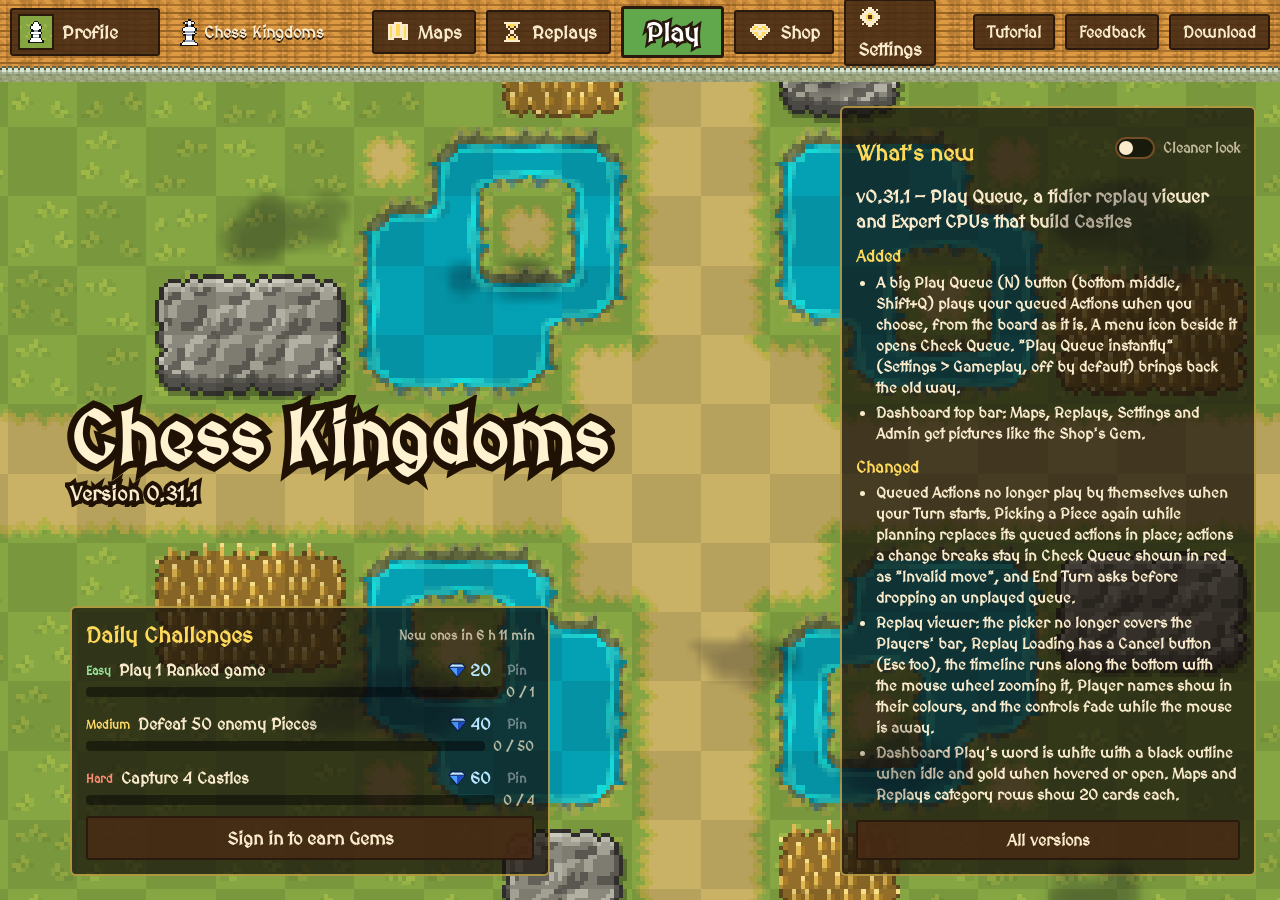
<file: index.html>
<!DOCTYPE html>
<html lang="en">
<head>
<meta charset="utf-8">
<meta name="viewport" content="width=device-width, initial-scale=1, viewport-fit=cover">
<!-- Every page address (/play, /changelog, …) loads this same page, so files load from the top. -->
<base href="/">
<title>Chess Kingdoms</title>
<!-- The accounts server the webpage's pages ask (web/shell/api.js); the tests point it at a pretend one. -->
<meta name="ck-api" content="https://api.chesskingdoms.net">
<meta name="description" content="Chess Kingdoms: a turn-based strategy game built on chess, with an economy, castles and upgrades. Play in your browser.">
<link rel="preconnect" href="https://fonts.googleapis.com">
<link rel="preconnect" href="https://fonts.gstatic.com" crossorigin>
<link rel="stylesheet" href="https://fonts.googleapis.com/css2?family=Alegreya+Sans:wght@400;500;700&display=swap">
<link rel="stylesheet" href="shell/shell.css">
<link id="-gd-engine-icon" rel="icon" type="image/png" href="index.icon.png" />
<link rel="apple-touch-icon" href="index.apple-touch-icon.png"/>
<script>(function(){var C=window.AudioContext||window.webkitAudioContext;if(!C)return;var a={ctxs:[],muted:false};window.ckAudio=a;var resume=C.prototype.resume;C.prototype.resume=function(){return a.muted?Promise.resolve():resume.apply(this,arguments)};function W(o){var c=o===undefined?new C():new C(o);a.ctxs.push(c);if(a.muted)c.suspend();return c}W.prototype=C.prototype;window.AudioContext=W;if(window.webkitAudioContext)window.webkitAudioContext=W;a.setMuted=function(m){a.muted=m;a.ctxs.forEach(function(c){if(m)c.suspend();else resume.call(c)})}})();</script>
</head>
<body class="look-game">
<!-- The game (Godot) draws here, hidden behind the webpage until it shows one of its pages. -->
<canvas id="canvas" tabindex="-1" aria-label="Chess Kingdoms">Your browser can't run the game.</canvas>

<!-- The webpage in front of the game: the web dashboard (.scratch/web-dashboard/). -->
<div id="web" class="web">
  <header class="top">
    <div class="bar">
      <button class="wbtn profile desk" data-go="profile" type="button">
        <span class="avatar"><img class="px" data-bar="picture" src="shell/art/default_picture.png" alt=""></span>
        <span class="pname" data-bar="name">Profile</span>
        <span class="badge" data-bar="unseen" hidden></span>
      </button>
      <a class="crest" href="/" data-go="home" aria-label="Chess Kingdoms: Home">
        <img class="px" src="shell/art/king_white.png" alt=""><span class="name">Chess Kingdoms</span>
      </a>
      <span class="spacer"></span>
      <button class="wbtn page desk" data-go="maps" type="button"><svg class="pg-ic" viewBox="0 0 12 12" aria-hidden="true" shape-rendering="crispEdges"><g class="ink"><rect x="1" y="2" width="3" height="8"/><rect x="4" y="1" width="4" height="8"/><rect x="8" y="2" width="3" height="8"/></g><g class="fill"><rect x="2" y="3" width="1" height="6"/><rect x="5" y="2" width="2" height="6"/><rect x="9" y="3" width="1" height="6"/></g></svg>Maps</button>
      <button class="wbtn page desk" data-go="replays" type="button"><svg class="pg-ic" viewBox="0 0 12 12" aria-hidden="true" shape-rendering="crispEdges"><g class="ink"><rect x="2" y="1" width="8" height="1"/><rect x="2" y="10" width="8" height="1"/><rect x="3" y="2" width="1" height="2"/><rect x="8" y="2" width="1" height="2"/><rect x="4" y="4" width="1" height="1"/><rect x="7" y="4" width="1" height="1"/><rect x="5" y="5" width="2" height="2"/><rect x="4" y="7" width="1" height="1"/><rect x="7" y="7" width="1" height="1"/><rect x="3" y="8" width="1" height="2"/><rect x="8" y="8" width="1" height="2"/></g><g class="fill"><rect x="4" y="2" width="4" height="1"/><rect x="5" y="3" width="2" height="1"/><rect x="4" y="9" width="4" height="1"/><rect x="5" y="8" width="2" height="1"/></g></svg>Replays</button>
      <button class="wbtn play desk" data-go="play" type="button">Play</button>
      <button class="wbtn page desk shop" data-go="shop" type="button"><svg class="pg-ic" viewBox="0 0 12 12" aria-hidden="true" shape-rendering="crispEdges"><g class="ink"><rect x="3" y="2" width="6" height="1"/><rect x="2" y="3" width="1" height="1"/><rect x="5" y="3" width="2" height="1"/><rect x="9" y="3" width="1" height="1"/><rect x="1" y="4" width="1" height="1"/><rect x="4" y="4" width="1" height="1"/><rect x="7" y="4" width="1" height="1"/><rect x="10" y="4" width="1" height="1"/><rect x="1" y="5" width="10" height="1"/><rect x="2" y="6" width="1" height="1"/><rect x="5" y="6" width="2" height="1"/><rect x="9" y="6" width="1" height="1"/><rect x="3" y="7" width="1" height="1"/><rect x="5" y="7" width="2" height="1"/><rect x="8" y="7" width="1" height="1"/><rect x="4" y="8" width="1" height="1"/><rect x="7" y="8" width="1" height="1"/><rect x="5" y="9" width="2" height="1"/></g><g class="fill"><rect x="3" y="3" width="2" height="1"/><rect x="7" y="3" width="2" height="1"/><rect x="2" y="4" width="2" height="1"/><rect x="5" y="4" width="2" height="1"/><rect x="8" y="4" width="2" height="1"/><rect x="3" y="6" width="2" height="1"/><rect x="7" y="6" width="2" height="1"/><rect x="4" y="7" width="1" height="1"/><rect x="7" y="7" width="1" height="1"/><rect x="5" y="8" width="2" height="1"/></g></svg>Shop</button>
      <button class="wbtn page desk settings" data-go="settings" type="button"><svg class="pg-ic" viewBox="0 0 12 12" aria-hidden="true" shape-rendering="crispEdges"><g class="ink"><rect x="5" y="1" width="2" height="1"/><rect x="2" y="2" width="1" height="1"/><rect x="4" y="2" width="4" height="1"/><rect x="9" y="2" width="1" height="1"/><rect x="3" y="3" width="6" height="1"/><rect x="2" y="4" width="3" height="1"/><rect x="7" y="4" width="3" height="1"/><rect x="1" y="5" width="3" height="1"/><rect x="8" y="5" width="3" height="1"/><rect x="1" y="6" width="3" height="1"/><rect x="8" y="6" width="3" height="1"/><rect x="2" y="7" width="3" height="1"/><rect x="7" y="7" width="3" height="1"/><rect x="3" y="8" width="6" height="1"/><rect x="2" y="9" width="1" height="1"/><rect x="4" y="9" width="4" height="1"/><rect x="9" y="9" width="1" height="1"/><rect x="5" y="10" width="2" height="1"/></g><g class="fill"><rect x="5" y="4" width="2" height="1"/><rect x="4" y="5" width="1" height="1"/><rect x="7" y="5" width="1" height="1"/><rect x="4" y="6" width="1" height="1"/><rect x="7" y="6" width="1" height="1"/><rect x="5" y="7" width="2" height="1"/></g></svg>Settings<span class="dot" data-bar="update" hidden></span></button>
      <button class="wbtn page desk" data-go="admin" data-bar="admin" type="button" hidden><svg class="pg-ic" viewBox="0 0 12 12" aria-hidden="true" shape-rendering="crispEdges"><g class="ink"><rect x="1" y="1" width="10" height="1"/><rect x="1" y="2" width="1" height="1"/><rect x="5" y="2" width="2" height="1"/><rect x="10" y="2" width="1" height="1"/><rect x="1" y="3" width="1" height="1"/><rect x="5" y="3" width="2" height="1"/><rect x="10" y="3" width="1" height="1"/><rect x="1" y="4" width="10" height="1"/><rect x="1" y="5" width="1" height="1"/><rect x="5" y="5" width="2" height="1"/><rect x="10" y="5" width="1" height="1"/><rect x="2" y="6" width="1" height="1"/><rect x="5" y="6" width="2" height="1"/><rect x="9" y="6" width="1" height="1"/><rect x="2" y="7" width="1" height="1"/><rect x="5" y="7" width="2" height="1"/><rect x="9" y="7" width="1" height="1"/><rect x="3" y="8" width="1" height="1"/><rect x="5" y="8" width="2" height="1"/><rect x="8" y="8" width="1" height="1"/><rect x="4" y="9" width="4" height="1"/><rect x="5" y="10" width="2" height="1"/></g><g class="fill"><rect x="2" y="2" width="3" height="1"/><rect x="7" y="2" width="3" height="1"/><rect x="2" y="3" width="3" height="1"/><rect x="7" y="3" width="3" height="1"/><rect x="2" y="5" width="3" height="1"/><rect x="7" y="5" width="3" height="1"/><rect x="3" y="6" width="2" height="1"/><rect x="7" y="6" width="2" height="1"/><rect x="3" y="7" width="2" height="1"/><rect x="7" y="7" width="2" height="1"/><rect x="4" y="8" width="1" height="1"/><rect x="7" y="8" width="1" height="1"/></g></svg>Admin</button>
      <span class="spacer desk"></span>
      <button class="wbtn small desk" data-go="tutorial" type="button">Tutorial</button>
      <button class="wbtn small desk" data-go="feedback" type="button">Feedback</button>
      <a class="wbtn small desk dl" href="https://github.com/theZamos/chess-kingdoms-releases/releases/latest/download/ChessKingdoms-windows.zip" download
        title="The Windows game as a .zip, from the latest release."><span class="long">Download Desktop Client</span><span class="short">Download</span></a>
      <button class="wbtn phone-only profile-phone" data-go="profile" type="button" aria-label="Your profile">
        <span class="avatar"><img class="px" data-bar="picture" src="shell/art/default_picture.png" alt=""></span>
        <span class="badge" data-bar="unseen" hidden></span>
      </button>
    </div>
    <div class="wall"></div>
  </header>

  <main id="main">
    <section class="view home" data-page="home" aria-label="Home">
      <div class="slides" aria-hidden="true"></div>
      <div class="title-box">
        <h1 class="big-title">Chess Kingdoms</h1>
        <div class="version" id="version"></div>
      </div>
      <div class="challenges-slot" id="challenges-slot"></div>
      <aside class="news" aria-labelledby="news-heading">
        <div class="news-head">
          <h2 id="news-heading">What's new</h2>
          <label class="switch" title="Switch between the game's look and a cleaner one (also in Settings > Graphics)">
            <input type="checkbox" id="look-switch" role="switch"><span class="track" aria-hidden="true"><span class="knob"></span></span><span class="switch-text">Cleaner look</span>
          </label>
        </div>
        <div class="scroll" id="news"><p class="muted">Loading the changelog…</p></div>
        <a class="wbtn" href="/changelog" data-go="changelog">All versions</a>
      </aside>
    </section>

    <!-- Maps (web/shell/pages/maps.js fills it). -->
    <section class="view maps-page" data-page="maps" aria-label="Maps" hidden></section>
    <!-- Replays (web/shell/pages/replays.js fills it). -->
    <section class="view replays-page" data-page="replays" aria-label="Replays" hidden></section>
    <!-- Your profile, another player's, and Clans (web/shell/pages/). -->
    <section class="view profile-view" data-page="profile" aria-label="Your profile" hidden></section>
    <section class="view player-view" data-page="player" aria-label="Player" hidden></section>
    <section class="view clans-view" data-page="clans" aria-label="Clans" hidden></section>
    <!-- The Shop and Customize (web/shell/pages/shop.js, customize.js). -->
    <section class="view shop-view" data-page="shop" aria-label="Shop" hidden></section>
    <section class="view customize-view" data-page="customize" aria-label="Customize" hidden></section>
    <!-- Play (and the lobby) and Admin, as the game draws them (pages/mirror.js). -->
    <section class="view play-view" data-page="play" aria-label="Play" hidden></section>
    <section class="view admin-view" data-page="admin" aria-label="Admin" hidden></section>

    <section class="view changelog" data-page="changelog" aria-label="Changelog" hidden>
      <div class="pad">
        <div class="head"><h1>Changelog</h1><a class="wbtn" href="/" data-go="home">Back</a></div>
        <div class="log">
          <nav class="versions" id="versions" aria-label="Versions"></nav>
          <article class="box notes" id="notes"></article>
        </div>
      </div>
    </section>
  </main>

  <nav class="tabs" aria-label="Pages">
    <div class="wall"></div>
    <div class="tabrow">
      <a class="tab" href="/" data-go="home"><span class="ic"><img class="px" src="shell/art/king_white.png" alt=""></span>Home</a>
      <button class="tab" data-go="maps" type="button"><span class="ic"><svg viewBox="0 0 12 12" aria-hidden="true" shape-rendering="crispEdges"><g class="ink"><rect x="1" y="2" width="3" height="8"/><rect x="4" y="1" width="4" height="8"/><rect x="8" y="2" width="3" height="8"/></g><g class="fill"><rect x="2" y="3" width="1" height="6"/><rect x="5" y="2" width="2" height="6"/><rect x="9" y="3" width="1" height="6"/></g></svg></span>Maps</button>
      <button class="tab play" data-go="play" type="button"><span class="ic"><img class="px" src="shell/art/knight_white.png" alt=""></span>Play</button>
      <button class="tab" data-go="replays" type="button"><span class="ic"><svg viewBox="0 0 12 12" aria-hidden="true" shape-rendering="crispEdges"><g class="ink"><rect x="2" y="1" width="8" height="1"/><rect x="2" y="10" width="8" height="1"/><rect x="3" y="2" width="1" height="2"/><rect x="8" y="2" width="1" height="2"/><rect x="4" y="4" width="1" height="1"/><rect x="7" y="4" width="1" height="1"/><rect x="5" y="5" width="2" height="2"/><rect x="4" y="7" width="1" height="1"/><rect x="7" y="7" width="1" height="1"/><rect x="3" y="8" width="1" height="2"/><rect x="8" y="8" width="1" height="2"/></g><g class="fill"><rect x="4" y="2" width="4" height="1"/><rect x="5" y="3" width="2" height="1"/><rect x="4" y="9" width="4" height="1"/><rect x="5" y="8" width="2" height="1"/></g></svg></span>Replays</button>
      <button class="tab" data-act="more" type="button" aria-haspopup="dialog" aria-controls="sheet"><span class="ic"><svg viewBox="0 0 12 12" aria-hidden="true" shape-rendering="crispEdges"><g class="ink"><rect x="1" y="2" width="10" height="2"/><rect x="1" y="5" width="10" height="2"/><rect x="1" y="8" width="10" height="2"/></g></svg></span>More<span class="dot" data-bar="update" hidden></span></button>
    </div>
  </nav>
  <div class="scrim" id="scrim"></div>
  <div class="sheet" id="sheet" role="dialog" aria-label="More" aria-hidden="true">
    <h3>More</h3>
    <button class="wbtn" data-go="shop" type="button">Shop</button>
    <button class="wbtn" data-go="settings" type="button">Settings<span class="dot" data-bar="update" hidden></span></button>
    <button class="wbtn" data-go="tutorial" type="button">Tutorial</button>
    <button class="wbtn" data-go="feedback" type="button">Feedback</button>
    <button class="wbtn" data-go="admin" data-bar="admin" type="button" hidden>Admin</button>
  </div>
</div>

<!-- A note for a few seconds (MainMenu.say()). -->
<div id="toast" class="toast" role="status" hidden></div>
<!-- Invites popping up (social.js). -->
<div id="invites" class="invites" aria-live="polite"></div>

<!-- Shown while a page of the game's waits for the game to finish loading. -->
<div id="wait" class="wait" role="status" hidden>
  <div class="inner">
    <div class="tagline" id="wait-tagline">Starting the game</div>
    <h2 id="wait-page"></h2>
    <div class="progress" aria-hidden="true"><i id="wait-bar"></i></div>
    <p id="wait-text"></p>
    <button class="wbtn" id="wait-back" type="button">Back</button>
  </div>
</div>

<script>
// Filled in by Godot's web export (html/custom_html_shell): the game's files and settings.
window.ckGodot = { config: {"args":[],"canvasResizePolicy":2,"emscriptenPoolSize":8,"ensureCrossOriginIsolationHeaders":true,"executable":"index","experimentalVK":true,"mainPack":"index-5b15ddb4.pck","fileSizes":{"index-5b15ddb4.pck":7246776,"index.wasm":39509339},"focusCanvas":true,"gdextensionLibs":[],"godotPoolSize":4}, threads: false };
</script>
<script src="index.js"></script>
<script type="module" src="shell/app.js"></script>
</body>
</html>
</file>
<file: shell/shell.css>
/* The web dashboard in the game's look (UiArt in game/ui_art.gd): a wooden bar
   with a castle wall, dark wood buttons lit gold, the green Play button and the
   MedievalSharp font. `body.look-clean` is the cleaner look (Settings > Graphics >
   Dashboard look; the game's own pages copy both looks: game/dashboard_look.gd).
   Phones (up to 760px wide) get the page buttons along the bottom, Play raised
   and square-cornered, as on the game's pages (.scratch/web-links/: play_shape). */
/* AP's blue circle (web/shell/ap.js): first in every stack, for that one character only. */
@font-face { font-family: "ApCircle"; src: url("art/ApCircle.ttf") format("truetype"); unicode-range: U+F8A0; font-display: block; }
@font-face { font-family: "MedievalSharp"; src: url("art/MedievalSharp.ttf") format("truetype"); font-display: swap; }

:root {
  --page: #1f1a16;
  --panel: rgba(41, 33, 26, .95);   /* UiArt.panel_style() */
  --panel-edge: #734d26;            /* UiArt.WOOD_EDGE */
  --btn: rgba(71, 43, 20, .88);     /* UiArt.button_styles() */
  --btn-on: rgba(52, 31, 14, .95);
  --ink: #291a0d;                   /* UiArt.INK */
  --gold: #ffd959;                  /* UiArt.GOLD */
  --cream: #faebcc;                 /* UiArt.CREAM */
  --muted: rgba(250, 235, 204, .72);
  --green: #61a84d;                 /* UiArt.PLAY_GREEN */
  --green-on: #4f8c3e;
  --dot: #f24033;                   /* UiArt.REPORT_RED */
  --outline: #1f1205;
  --display: "ApCircle", "MedievalSharp", "Palatino Linotype", Georgia, "Segoe UI Symbol", "Noto Sans Symbols 2", serif;
  --body: "ApCircle", "MedievalSharp", "Palatino Linotype", Georgia, "Segoe UI Symbol", "Noto Sans Symbols 2", serif;
  --long: var(--body);              /* long text: news, notes */
  --bar-h: 64px;
  --wall-h: 18px;
  color-scheme: dark;
}
* { box-sizing: border-box; }
html, body { height: 100%; margin: 0; }
body { background: var(--page); color: var(--cream); font-family: var(--body); font-weight: 700; font-size: 16px; overflow: hidden;
  -webkit-font-smoothing: antialiased; -webkit-tap-highlight-color: transparent; }
.px { image-rendering: pixelated; }
button, a.wbtn, a.tab, a.crest { font: inherit; color: inherit; cursor: pointer; text-decoration: none; }
button:focus-visible, a:focus-visible { outline: 2px solid var(--gold); outline-offset: 2px; }
[hidden] { display: none !important; }

/* ---------- the game, behind the webpage ---------- */
#canvas { position: fixed; inset: 0; width: 100%; height: 100%; display: block; visibility: hidden; outline: none; background: #000; }
body.in-game #canvas { visibility: visible; }
body.in-game .web { display: none; }

.web { position: fixed; inset: 0; display: flex; flex-direction: column; z-index: 1; background: var(--page); }

/* ---------- top bar ---------- */
.top { flex: none; position: relative; z-index: 5; padding-top: env(safe-area-inset-top, 0px); background: url("art/wood.png") 0 0 / 32px 32px repeat; }
.bar { height: var(--bar-h); background: url("art/wood.png") 0 0 / 32px 32px repeat; image-rendering: pixelated;
  display: flex; align-items: center; gap: 10px; padding: 6px max(10px, env(safe-area-inset-right, 0px)) 6px max(10px, env(safe-area-inset-left, 0px)); }
.wall { height: var(--wall-h); background: url("art/wall.png") 0 0 / 32px 18px repeat-x; image-rendering: pixelated; }
.spacer { flex: 1; }
.wbtn { background: var(--btn); border: 2px solid var(--ink); border-radius: 3px; color: var(--cream); padding: 4px 12px; font-size: 18px;
  min-height: 44px; display: inline-flex; align-items: center; justify-content: center; gap: 8px; white-space: nowrap; position: relative; flex: none; }
.wbtn:hover { border-color: var(--gold); filter: brightness(1.15); }
.wbtn.on { border-color: var(--gold); background: var(--btn-on); }
.wbtn.page { min-width: 110px; }
/* Play's word: white with a black outline, gold when hovered or open (DashboardLook.PLAY_TEXT; Zac's Nov 25 list). */
.wbtn.play { background: var(--green); color: #fff; -webkit-text-stroke: 5px var(--ink); paint-order: stroke fill; border-width: 3px; font-size: 26px;
  min-width: 150px; min-height: 52px; padding: 0 22px; }
.wbtn.play.on { background: var(--green-on); }
.wbtn.play:hover, .wbtn.play.on { color: var(--gold); }
/* The page buttons' pictures beside their names, as the Shop's Gem (UiArt.tab_icon(), DashboardBar.ICON_PAGES). */
.wbtn .pg-ic { width: 24px; height: 24px; flex: none; }
.wbtn .pg-ic .ink { fill: var(--cream); } .wbtn .pg-ic .fill { fill: var(--gold); }
.wbtn.small { font-size: 16px; min-height: 36px; }
.dl .short { display: none; }
.profile { min-width: 150px; justify-content: flex-start; padding-left: 6px; }
.avatar { width: 36px; height: 36px; border: 2px solid var(--ink); display: grid; place-items: center; flex: none; background: #000; overflow: hidden; }
.avatar img { width: 100%; height: 100%; }
.badge { position: absolute; top: -7px; left: -7px; background: var(--dot); color: #fff; border-radius: 9px; font-size: 12px; padding: 0 5px; line-height: 18px; font-family: system-ui, sans-serif; }
.dot { position: absolute; top: -5px; left: -5px; width: 12px; height: 12px; border-radius: 6px; background: var(--dot); }
.crest { background: none; border: 2px solid transparent; display: inline-flex; align-items: center; gap: 6px; font-size: 24px; color: var(--cream);
  padding: 2px 8px; min-height: 44px; border-radius: 3px; flex: none; white-space: nowrap; }
.crest:hover { border-color: var(--gold); }
.crest img { width: 18px; height: 27px; }
.crest .name { text-shadow: 0 2px 0 var(--ink); }
.phone-only, .tabs, .sheet, .scrim { display: none; }

/* Squeezed just enough for every button to fit, as DashboardBar.fit() does. */
.sq1 .wbtn.page, .sq1 .wbtn.play { min-width: 0; }
.sq2 .dl .long { display: none; } .sq2 .dl .short { display: inline; }
.sq3 .crest .name { display: none; }
.sq4 .profile .pname { display: none; } .sq4 .profile { min-width: 0; }
.sq5 .bar { gap: 5px; } .sq5 .wbtn { font-size: 15px; padding: 4px 7px; } .sq5 .wbtn.play { font-size: 22px; padding: 0 14px; } .sq5 .crest { font-size: 18px; }
.sq5 .shop .gem, .sq5 .wbtn .pg-ic { display: none; }
.sq6 .bar { gap: 2px; } .sq6 .wbtn { font-size: 13px; padding: 4px; } .sq6 .wbtn.play { font-size: 20px; padding: 0 8px; }

/* ---------- pages ---------- */
main { flex: 1; position: relative; overflow: hidden; }
.view { position: absolute; inset: 0; overflow-y: auto; overflow-x: hidden; }
/* Pages stretch with the window, as the bar does (and the game's own pages). */
.pad { padding: 24px max(24px, env(safe-area-inset-right, 0px)) 32px max(24px, env(safe-area-inset-left, 0px)); }
.muted { color: var(--muted); }
.head { display: flex; align-items: center; gap: 12px; flex-wrap: wrap; margin-bottom: 14px; }
.head h1 { font-family: var(--display); font-size: 28px; margin: 0; flex: 1; }
.box { background: var(--panel); border: 2px solid var(--panel-edge); border-radius: 4px; padding: 14px; min-width: 0; }

/* Home: a slideshow of maps behind the title and What's new (LandingPage). */
.home { overflow: hidden; }
.slides { position: absolute; inset: 0; overflow: hidden; background: #6f9a3a; }
.slide { position: absolute; inset: -15%; background-size: cover; background-position: center; opacity: 0; transition: opacity 1.2s;
  image-rendering: pixelated; will-change: transform, opacity; }
.slide.show { opacity: 1; }
.slide.pan { animation: pan 7.4s linear forwards; }
@keyframes pan { from { transform: translate(var(--from-x, -4%), var(--from-y, 0)); } to { transform: translate(var(--to-x, 4%), var(--to-y, 0)); } }
.title-box { position: absolute; left: 70px; top: 50%; transform: translateY(-90px); pointer-events: none; }
.big-title { font-family: var(--display); font-size: 72px; line-height: 1.05; color: #fff2d1; margin: 0;
  paint-order: stroke fill; -webkit-text-stroke: 14px var(--outline); }
.version { font-size: 20px; paint-order: stroke fill; -webkit-text-stroke: 8px var(--outline); margin-top: 4px; min-height: 1.2em; }
.news { position: absolute; top: 24px; bottom: 24px; right: 24px; width: 416px; background: rgba(20, 15, 10, .72); border: 2px solid rgba(255, 217, 89, .6);
  border-radius: 6px; padding: 14px; display: flex; flex-direction: column; gap: 8px; }
.news h2 { margin: 0; color: var(--gold); font-size: 24px; font-family: var(--display); }
.news-head { display: flex; align-items: center; gap: 10px; flex-wrap: wrap; }
.news-head h2 { flex: 1; }
/* The look switch on Home (Settings > Graphics > Dashboard look, which also restyles the game's pages: DashboardLook). */
.switch { display: inline-flex; align-items: center; gap: 8px; cursor: pointer; font-size: 14px; color: var(--muted); min-height: 32px; }
.switch input { position: absolute; opacity: 0; width: 1px; height: 1px; }
.switch .track { width: 40px; height: 22px; border-radius: 11px; background: rgba(0, 0, 0, .5); border: 2px solid var(--panel-edge); position: relative; flex: none; transition: background .15s; }
.switch .knob { position: absolute; top: 2px; left: 2px; width: 14px; height: 14px; border-radius: 50%; background: var(--cream); transition: transform .15s; }
.switch input:checked + .track { background: var(--green); border-color: var(--ink); }
.switch input:checked + .track .knob { transform: translateX(18px); }
.switch input:focus-visible + .track { outline: 2px solid var(--gold); outline-offset: 2px; }
.switch:hover .switch-text { color: var(--cream); }
.news .scroll { flex: 1; overflow-y: auto; font-family: var(--long); font-size: 15px; line-height: 1.4; padding-right: 4px; min-height: 0; }
.news .wbtn { align-self: stretch; font-size: 16px; min-height: 40px; }
.notes h3, .news h3 { font-size: 18px; margin: 2px 0 4px; color: var(--cream); }
.notes h4, .news h4 { font-size: 16px; margin: 12px 0 4px; color: var(--gold); }
.notes ul, .news ul { margin: 0; padding-left: 20px; }
/* A staff-only change (Developers and Moderators only; ChangelogWindow.to_bbcode). */
.staff-tag { color: var(--gold); font-weight: bold; margin-right: 4px; }
.notes li, .news li { margin: 4px 0; }
.notes p, .news p { margin: 4px 0; }
code { font-family: "ApCircle", ui-monospace, Consolas, monospace; font-size: .9em; background: rgba(0, 0, 0, .3); padding: 0 3px; border-radius: 2px; }

/* All versions (ChangelogWindow) */
.log { display: grid; grid-template-columns: 220px 1fr; gap: 16px; align-items: start; }
.versions { display: grid; gap: 4px; max-height: calc(100vh - 220px); overflow-y: auto; }
.versions button { text-align: left; justify-content: flex-start; min-height: 36px; font-size: 15px; }
.notes { font-family: var(--long); font-size: 16px; line-height: 1.45; max-width: 72ch; }

/* ---------- pages made in JavaScript (.scratch/html-menus/): Maps first ---------- */
.view h2 { font-family: var(--display); font-size: 22px; margin: 18px 0 8px; }
.head .wbtn.page-btn { min-width: 150px; min-height: 48px; font-size: 20px; }
.head .wbtn.page-btn.big { min-width: 170px; font-size: 24px; }
.flat { background: none; border: 0; color: var(--cream); font: inherit; font-size: 16px; padding: 4px 8px; cursor: pointer; min-height: 32px; }
.flat:hover { color: var(--gold); }
.fold { background: var(--btn); border: 2px solid var(--ink); color: var(--cream); border-radius: 3px; width: 32px; height: 32px; font: inherit;
  font-size: 20px; line-height: 1; cursor: pointer; flex: none; }
.fold:hover { border-color: var(--gold); }
.row-head { display: flex; align-items: center; gap: 8px; }
.row-head h2, .row-head h3 { flex: 1; margin: 0; }
.maps-row { margin-top: 14px; }
.maps-row .row-head { margin-bottom: 6px; }
.note-line { margin: 6px 0; }
.status { color: #ffbf66; margin: 6px 0; min-height: 1.2em; }
.row-line { display: flex; align-items: center; gap: 10px; flex-wrap: wrap; }

/* Cards (LibraryCard: 176 x 228): a picture, the name, a line under it, likes. */
.cards { display: flex; gap: 12px; overflow-x: auto; padding-bottom: 8px; scroll-snap-type: x proximity; }
.cards.grid { flex-wrap: wrap; overflow: visible; }
.card { flex: none; width: 176px; min-height: 228px; background: var(--panel); border: 2px solid var(--panel-edge); border-radius: 4px; padding: 8px;
  display: flex; flex-direction: column; gap: 4px; color: var(--cream); text-decoration: none; scroll-snap-align: start; font: inherit; text-align: left; cursor: pointer; }
.card:hover, .card:focus-visible { border-color: var(--gold); }
.card .pic { width: 156px; height: 156px; display: grid; place-items: center; background: rgba(0, 0, 0, .35); overflow: hidden; }
.card .pic img { max-width: 100%; max-height: 100%; width: 100%; height: 100%; object-fit: contain; }
.card .no-pic { width: 100%; height: 100%; }
.card .name { font-size: 16px; overflow: hidden; text-overflow: ellipsis; white-space: nowrap; }
.card .line, .card .votes { font-size: 13px; overflow: hidden; text-overflow: ellipsis; white-space: nowrap; }
.card.see-all { justify-content: center; align-items: center; font-size: 18px; }
.card .pic { position: relative; }
.card .warn { position: absolute; top: 4px; right: 4px; background: #e0a020; color: var(--ink); border-radius: 3px; padding: 0 5px; font-size: 14px; }
.replays .facts { white-space: pre-line; line-height: 1.5; }
.cards > .loading { flex: none; align-self: center; padding-right: 12px; }

/* The loading sign: parts of a page waiting for the game or the server. */
.loading { display: inline-flex; align-items: center; gap: 10px; color: var(--muted); padding: 10px 2px; font-size: 15px; }
.spin { width: 18px; height: 18px; border: 3px solid rgba(250, 235, 204, .25); border-top-color: var(--gold); border-radius: 50%; flex: none;
  animation: spin .9s linear infinite; }
@keyframes spin { to { transform: rotate(360deg); } }

/* See all: sorts and filters. */
.filters { display: flex; gap: 10px; flex-wrap: wrap; align-items: center; margin-bottom: 10px; }
select, input[type="text"], input[type="search"], input[type="password"], input[type="email"], textarea { font: inherit; font-weight: 400; font-family: var(--long); font-size: 16px; color: var(--cream);
  background: rgba(0, 0, 0, .35); border: 2px solid var(--panel-edge); border-radius: 3px; padding: 8px 10px; min-height: 44px; }
textarea { width: 100%; resize: vertical; min-height: 70px; }
select:focus-visible, input:focus-visible, textarea:focus-visible { outline: 2px solid var(--gold); outline-offset: 1px; }
.check { display: inline-flex; align-items: center; gap: 6px; cursor: pointer; min-height: 44px; }
.check input { width: 18px; height: 18px; accent-color: var(--green); }
.tag-box { margin-bottom: 12px; }
.tag-list { display: grid; gap: 2px; }
.tag-list .tag-head { margin: 6px 0 0; font-size: 13px; color: var(--gold); }
.tag-list .tag-group { display: flex; flex-wrap: wrap; column-gap: 16px; }
.tag-list .check { min-height: 32px; display: inline-flex; align-items: center; }
.tag .x { margin-left: auto; padding: 0 8px; }
.maps-all .head h1 { flex: 1; }

/* One map's page (MapDetail). */
.detail-row { display: flex; gap: 20px; align-items: flex-start; flex-wrap: wrap; }
.detail-pic { display: grid; gap: 8px; justify-items: center; width: min(440px, 100%); flex: none; }
.pan-zoom { width: 100%; aspect-ratio: 1; background: rgba(0, 0, 0, .35); border: 2px solid var(--panel-edge); overflow: hidden; position: relative;
  cursor: grab; touch-action: none; }
.pan-zoom:active { cursor: grabbing; }
.pan-zoom img { position: absolute; inset: 0; width: 100%; height: 100%; object-fit: contain; transform-origin: 0 0; user-select: none; pointer-events: none; }
.detail-info { flex: 1; min-width: 260px; display: grid; gap: 8px; align-content: start; }
.map-name { font-family: var(--display); font-size: 28px; margin: 0; overflow-wrap: anywhere; }
.name-line { display: flex; align-items: center; gap: 10px; }
.pencil { background: var(--btn); border: 2px solid var(--ink); color: var(--cream); border-radius: 3px; width: 36px; height: 36px; cursor: pointer; font-size: 18px; flex: none; }
.pencil:hover { border-color: var(--gold); }
.description { font-family: var(--long); margin: 0; line-height: 1.4; white-space: pre-wrap; overflow-wrap: anywhere; }
.fields { display: grid; gap: 8px; }
.creator { color: var(--gold); text-decoration: none; justify-self: start; }
.creator:hover { text-decoration: underline; }
.facts { margin: 0; }
.votes-row, .actions { display: flex; gap: 8px; flex-wrap: wrap; align-items: center; }
.wbtn.toggle.on { border-color: var(--gold); background: var(--btn-on); color: var(--gold); }
.wbtn:disabled { opacity: .5; cursor: default; filter: none; border-color: var(--ink); }
.wbtn.tiny { font-size: 13px; min-height: 28px; padding: 2px 8px; }
.flag { background: none; border: 0; width: 32px; height: 32px; display: grid; place-items: center; cursor: pointer; padding: 0; }
.flag svg { width: 18px; height: 22px; fill: rgba(250, 235, 204, .65); }
.flag:hover svg { fill: var(--dot); }
.replay-rows { display: grid; gap: 6px; }
.replay-line { display: flex; align-items: center; gap: 12px; }
.replay-line span { flex: 1; overflow-wrap: anywhere; }
.comments { margin-top: 8px; display: grid; gap: 8px; max-width: 820px; }
.comment-list { display: grid; gap: 6px; }
.comment { padding: 6px 8px; border: 2px solid transparent; border-radius: 3px; }
.comment.lit { background: rgba(89, 69, 20, .6); border-color: var(--gold); }
.comment-top { display: flex; align-items: center; gap: 8px; }
.comment-top .when { flex: 1; font-size: 14px; }
.comment .who { color: var(--gold); text-decoration: none; }
.comment .who:hover { text-decoration: underline; }
.comment .text { margin: 2px 0 0; font-family: var(--long); line-height: 1.4; white-space: pre-wrap; overflow-wrap: anywhere; }

/* Pop-up windows: "Are you sure?" and Report. */
.pop-back { position: fixed; inset: 0; z-index: 20; background: rgba(0, 0, 0, .55); display: grid; place-items: center; padding: 16px; }
.pop { width: min(440px, 100%); display: grid; gap: 10px; }
.pop h3 { margin: 0; color: var(--gold); font-size: 20px; }
.pop p { margin: 0; line-height: 1.4; }
.pop-body { display: grid; gap: 12px; }
.pop-buttons { display: flex; gap: 10px; justify-content: flex-end; flex-wrap: wrap; }

/* A note for a few seconds (MainMenu.say()). */
.toast { position: fixed; left: 50%; bottom: 24px; transform: translateX(-50%); z-index: 15; max-width: min(640px, calc(100vw - 32px)); text-align: center;
  color: #ffbf66; background: rgba(13, 11, 9, .9); border: 2px solid var(--panel-edge); border-radius: 4px; padding: 10px 16px; }

/* ---------- players (people.js): dots, tags, cards, rows ---------- */
.small { font-size: 13px; }
.pre { white-space: pre-line; }
.pic-img { image-rendering: pixelated; background: #000; border: 2px solid var(--ink); flex: none; }
.pic-blank { display: inline-block; width: 80px; height: 80px; flex: none; }
.pic-blank.big { width: 128px; height: 128px; }
.status-dot { display: inline-block; width: 12px; height: 12px; border-radius: 50%; flex: none; background: #8c8c8c; }
.status-dot.s-online, .status-dot.s-lobby, .status-dot.s-map_maker, .status-dot.s-replay { background: #4d99ff; }
.status-dot.s-match { background: #4dd959; }
.tag-row { display: inline-flex; gap: 3px; align-items: center; }
.clan-tag { color: #e6c350; }
.clan-badge, .elo-link, .who, .creator { color: var(--gold); text-decoration: none; }
.clan-badge { display: inline-flex; align-items: center; gap: 4px; }
.clan-badge:hover, .elo-link:hover, .who:hover { text-decoration: underline; }
.banned { color: #ff4d40; background: none; border: 0; font: inherit; padding: 0; }
.banned.link { cursor: pointer; text-decoration: underline dotted; }
.name-row { display: flex; align-items: center; gap: 6px; flex-wrap: wrap; }
.name-row.big h1 { margin: 0; }
.person { display: flex; align-items: center; gap: 8px; padding: 4px 0; }
.person-names { flex: 1; min-width: 0; display: grid; gap: 2px; }
.person-buttons { display: flex; gap: 6px; flex-wrap: wrap; justify-content: flex-end; }
.player-card { position: fixed; z-index: 18; width: min(320px, calc(100vw - 16px)); display: grid; gap: 8px; box-shadow: 0 8px 24px rgba(0, 0, 0, .5); }
.card-top { display: flex; gap: 12px; }
.card-info { display: grid; gap: 4px; align-content: start; min-width: 0; }
.card-name { font-size: 22px; }
.wbtn.danger { color: #ff8c80; }
.field-row { display: flex; align-items: center; gap: 10px; justify-content: space-between; }
input.short { width: 90px; }
.checks { display: flex; gap: 12px; flex-wrap: wrap; }

/* Your profile (pages/profile.js) and another player's (pages/player.js). */
.profile-columns { display: flex; gap: 30px; flex-wrap: wrap; align-items: flex-start; }
.profile-main { flex: 1 1 480px; display: grid; gap: 10px; min-width: 0; }
.profile-tabs { flex: 1 1 520px; min-width: 0; }
.profile-top, .player-head { display: flex; gap: 20px; align-items: flex-start; }
.profile-pic, .player-head > .pic-img { width: 128px; height: 128px; }
.player-info > .wbtn, .profile-info > .wbtn { justify-self: start; }
.profile-info, .player-info { display: grid; gap: 8px; min-width: 0; }
.profile-name { font-family: var(--display); font-size: 26px; }
.status-wrap { display: inline-flex; align-items: center; gap: 4px; }
.status-pick { min-height: 32px; padding: 2px 6px; font-size: 13px; }
.edit-box { display: grid; gap: 10px; }
.edit-grid { display: grid; grid-template-columns: auto 1fr; gap: 8px 12px; align-items: center; }
.account-panel { display: grid; gap: 8px; max-width: 460px; }
.account-panel h2 { margin: 0; font-size: 20px; }
.account-form { display: grid; gap: 8px; }
.account-form a { color: var(--gold); justify-self: start; }
.tab-buttons { display: flex; gap: 4px; flex-wrap: wrap; }
.tab-buttons .wbtn { font-size: 15px; min-height: 38px; }
.tab-body { min-height: 300px; margin-top: 6px; }
.friends-list { display: grid; gap: 4px; }
.friends-list .section { margin: 12px 0 2px; color: #f2d999; font-size: 17px; }
table.stats { border-collapse: collapse; width: 100%; }
table.stats th { text-align: left; font-weight: 400; color: var(--muted); padding: 4px 16px 4px 0; vertical-align: top; }
table.stats td { padding: 4px 0; }
.uploads { margin-top: 16px; }
.player-page .line { margin: 0; }
.achievement-list { display: grid; gap: 6px; max-height: min(60vh, 520px); overflow-y: auto; }
.achievement { display: flex; gap: 10px; align-items: center; padding: 6px; border-radius: 4px; background: rgba(255, 255, 255, .02); color: #8f8f8f; }
.achievement.got { background: rgba(255, 255, 255, .06); color: #ebe6d9; }
.achievement.got strong { color: var(--gold); }
.achievement img { flex: none; }
.achievement:not(.got) img { filter: grayscale(1); opacity: .55; }
.achievement-text { flex: 1; min-width: 0; }
.achievement-text p { margin: 2px 0 0; }
.pin { background: none; border: 0; cursor: pointer; font-size: 18px; opacity: .45; filter: grayscale(1); }
.pin.on, .pin:hover { opacity: 1; filter: none; }
.pop:has(.pop-body.wide) { width: min(620px, 100%); }

/* Clans (pages/clans.js). */
.clans.embedded { display: grid; gap: 10px; }
.clan-row { display: flex; align-items: center; gap: 10px; flex-wrap: wrap; padding: 3px 0; }
.clan-row .rank { min-width: 32px; }
.clan-row a { min-width: 180px; color: var(--gold); text-decoration: none; }
.clan-mine a { color: var(--gold); }
.clan-head { display: flex; gap: 16px; align-items: flex-start; margin-top: 10px; }
.clan-info { display: grid; gap: 6px; min-width: 0; }
.clan-info p { margin: 0; }
.leader-tools { display: grid; gap: 8px; }
.clan-members { display: grid; gap: 2px; }

/* The Leaderboard (pages/leaderboard.js). */
.leaderboard { width: min(520px, 100%); }
.leaderboard-list { display: grid; gap: 4px; max-height: min(60vh, 460px); overflow-y: auto; }
.leader-row { display: grid; grid-template-columns: 56px 28px 1fr auto 56px; gap: 8px; align-items: center; }
.leader-row a { color: var(--cream); text-decoration: none; overflow: hidden; text-overflow: ellipsis; white-space: nowrap; }
.leader-row a:hover { text-decoration: underline; }
.leader-row.you a { color: #ffd966; }
.leader-row .elo { text-align: right; }
.pop-buttons.center { justify-content: center; }

/* Your party (bottom left) and invites (top right): social.js. */
.party { position: fixed; left: 12px; bottom: 12px; z-index: 6; width: 230px; display: grid; gap: 6px; padding: 10px; }
.party-person { display: flex; gap: 6px; align-items: center; }
.party-person a { color: var(--cream); text-decoration: none; }
.party .row-line.end { justify-content: flex-end; }
.tiny-menu { min-height: 28px; padding: 0 4px; font-size: 13px; width: auto; }
.invites { position: fixed; top: calc(var(--bar-h) + var(--wall-h) + 8px); right: 12px; z-index: 16; display: grid; gap: 8px; }
.invite-toast { display: flex; align-items: center; gap: 10px; max-width: min(520px, calc(100vw - 24px)); flex-wrap: wrap; }
.invite-toast .text { flex: 1 1 200px; }

/* Settings, the Tutorial and Feedback (pages/settings.js). */
.settings { display: grid; gap: 10px; }
.settings-body { max-height: min(60vh, 560px); overflow-y: auto; padding-right: 4px; }
.settings-grid { display: grid; grid-template-columns: minmax(0, 1fr) auto; gap: 8px 16px; align-items: center; }
.settings-grid .span { grid-column: 1 / -1; margin: 10px 0 0; color: var(--gold); font-size: 18px; }
.settings-grid select { max-width: 260px; }
.slider-row { display: inline-flex; align-items: center; gap: 8px; }
.slider-row input[type="range"] { width: 200px; accent-color: var(--gold); }
.slider-row .value { min-width: 56px; }
.songs { display: grid; gap: 2px; }
.song { display: flex; align-items: center; gap: 6px; }
.song .playing { width: 22px; }
.wbtn.key { min-width: 140px; font-size: 15px; min-height: 36px; }
.tutorial { max-height: min(62vh, 600px); overflow-y: auto; padding-right: 6px; }
.tutorial .big { color: var(--gold); }

/* Play, the lobby and Admin, drawn from the game's own (pages/mirror.js). */
.mirror { display: grid; gap: 10px; justify-items: center; }
.mirror-admin .mirror { justify-items: stretch; }
.m-col { display: flex; flex-direction: column; gap: 8px; min-width: 0; max-width: 100%; }
.m-row { display: flex; flex-wrap: wrap; align-items: center; gap: 8px 10px; min-width: 0; max-width: 100%; }
.m-flow { display: flex; flex-wrap: wrap; align-items: center; gap: 8px; min-width: 0; }
.m-box { display: flex; flex-direction: column; gap: 6px; min-width: 0; max-width: 100%; }
.m-panel { display: flex; flex-direction: column; gap: 8px; }
.m-grid { display: grid; grid-template-columns: repeat(var(--cols), auto); gap: 8px 12px; align-items: center; justify-content: start; }
.m-label { overflow-wrap: anywhere; }
.m-rich { white-space: pre-line; margin: 0; font-family: var(--long); line-height: 1.4; }
.m-sep { width: 100%; border: 0; border-top: 1px solid var(--panel-edge); margin: 4px 0; }
.m-link { background: none; border: 0; color: var(--gold); font: inherit; cursor: pointer; padding: 0; text-align: left; }
.m-link:hover { text-decoration: underline; }
.m-number { width: 96px; }
.m-pick { display: inline-flex; align-items: center; gap: 6px; }
.m-pick-icon { width: 16px; height: 16px; }
/* A picker with pictures or coloured names (mirror.js dropdownParts()). */
.m-drop { position: relative; }
.m-drop-button { display: inline-flex; align-items: center; gap: 6px; min-height: 36px; }
.m-drop-arrow { opacity: .7; font-size: .8em; }
.m-drop-list { position: absolute; left: 0; top: 100%; z-index: 15; margin: 2px 0 0; padding: 4px; list-style: none; min-width: 100%;
  max-height: min(60vh, 420px); overflow-y: auto; display: grid; gap: 0; }
.m-drop-list[hidden] { display: none; }
.m-drop-item { display: flex; align-items: center; gap: 6px; padding: 6px 8px; border-radius: 4px; cursor: pointer; white-space: nowrap; min-height: 32px; }
.m-drop-item:hover, .m-drop-item:focus { background: rgba(232, 194, 90, .18); outline: none; }
.m-drop-item[aria-selected="true"] { background: rgba(232, 194, 90, .12); }
.m-drop-item[aria-disabled="true"] { opacity: .45; cursor: default; }
.m-drop-sep { border-top: 1px solid var(--panel-edge); margin: 4px 0; }
/* Black and other dark colours' names: a light outline so they read on the dark list. */
.m-dark { text-shadow: -1px -1px 0 #ebe6d6, 1px -1px 0 #ebe6d6, -1px 1px 0 #ebe6d6, 1px 1px 0 #ebe6d6; }
.m-number-row { display: inline-flex; align-items: center; gap: 4px; }
.m-tabs { display: grid; gap: 8px; width: 100%; }
.m-tab-body { min-width: 0; }
.m-card.picked { border-color: var(--gold); }
.m-overlay { position: fixed; inset: 0; z-index: 20; background: rgba(0, 0, 0, .55); display: grid; place-items: center; padding: 16px; }
.m-dialog { width: min(560px, 100%); max-height: calc(100vh - 32px); overflow-y: auto; }
.m-dialog-body { display: grid; gap: 10px; }
.m-dialog-body h3 { margin: 0; color: var(--gold); }
.mirror-note { margin: 0 0 8px; }
.lobby-strip { display: flex; gap: 10px; align-items: center; justify-content: center; padding: 6px 12px; background: rgba(97, 168, 77, .25);
  border-bottom: 1px solid var(--green); flex: none; }
@media (max-width: 760px) {
  .m-grid { grid-template-columns: 1fr; }
  .mirror select, .mirror input[type="text"] { max-width: 100%; }
}

/* ---------- waiting for the game ---------- */
.wait { position: fixed; inset: 0; z-index: 10; background: #0d0b09; display: grid; place-items: center; padding: 24px; }
.wait .inner { text-align: center; max-width: 520px; display: grid; gap: 14px; justify-items: center; }
.wait .tagline { font-size: 14px; letter-spacing: .08em; text-transform: uppercase; color: var(--gold); }
.wait h2 { margin: 0; font-family: var(--display); font-size: 32px; }
.wait p { margin: 0; color: var(--muted); line-height: 1.4; }
.progress { width: min(360px, 80vw); height: 20px; background: rgba(0, 0, 0, .5); border: 2px solid var(--panel-edge); border-radius: 3px; overflow: hidden; }
.progress i { display: block; height: 100%; width: 0; background: url("art/wood.png") 0 0 / 16px repeat; transition: width .2s linear; }
.wait.starting .progress i { width: 100% !important; animation: pulse 1.2s ease-in-out infinite alternate; }
@keyframes pulse { from { opacity: .55; } to { opacity: 1; } }

/* ---------- phones: page buttons along the bottom ---------- */
@media (max-width: 760px) {
  :root { --bar-h: 52px; --wall-h: 14px; }
  .bar { padding-top: 4px; padding-bottom: 4px; }
  .wall { background-size: 25px 14px; }
  .bar > .desk { display: none !important; }
  .crest { font-size: 22px; padding-left: 2px; }
  .crest .name { display: inline; }
  .phone-only { display: inline-flex; }
  .profile-phone { min-width: 0; padding: 4px; background: none; border: 0; }
  .tabs { display: block; flex: none; position: relative; z-index: 6; }
  .tabs .wall { transform: scaleY(-1); }
  .tabrow { background: url("art/wood.png") 0 0 / 32px 32px repeat; image-rendering: pixelated; display: grid; grid-template-columns: repeat(5, 1fr); align-items: end;
    gap: 4px; padding: 6px max(6px, env(safe-area-inset-right, 0px)) calc(8px + env(safe-area-inset-bottom, 0px)) max(6px, env(safe-area-inset-left, 0px)); }
  .tab { background: var(--btn); border: 2px solid var(--ink); border-radius: 4px; min-height: 54px; display: flex; flex-direction: column; align-items: center;
    justify-content: center; gap: 2px; font-size: 13px; color: var(--cream); padding: 4px 2px; position: relative; }
  .tab .ic { height: 26px; display: grid; place-items: center; }
  .tab .ic img { height: 24px; width: auto; }
  .tab .ic svg { width: 24px; height: 24px; }
  .tab .ink { fill: var(--cream); } .tab .fill { fill: var(--gold); }
  .tab.on { border-color: var(--gold); background: var(--btn-on); color: var(--gold); }
  .tab.play { background: var(--green); color: var(--ink); border-width: 3px; min-height: 66px; margin-top: -16px; font-size: 18px; }
  .tab.play.on { background: var(--green-on); }
  .tab .dot { top: 4px; left: auto; right: 8px; }
  .pad { padding: 16px max(16px, env(safe-area-inset-right, 0px)) 24px max(16px, env(safe-area-inset-left, 0px)); }
  .title-box { left: 16px; right: 16px; top: 18px; transform: none; }
  .big-title { font-size: 40px; -webkit-text-stroke: 9px var(--outline); }
  .version { font-size: 16px; -webkit-text-stroke: 6px var(--outline); }
  .news { top: auto; left: 12px; right: 12px; width: auto; bottom: 12px; height: 56%; }
  .log { grid-template-columns: 1fr; }
  .versions { display: flex; overflow-x: auto; max-height: none; padding-bottom: 4px; }
  .versions button { flex: none; }
  .sheet { display: grid; position: fixed; left: 8px; right: 8px; bottom: calc(8px + env(safe-area-inset-bottom, 0px)); z-index: 8; background: var(--panel);
    border: 2px solid var(--panel-edge); border-radius: 6px; padding: 12px; gap: 8px; transform: translateY(130%); transition: transform .22s ease-out; }
  .sheet.open { transform: none; }
  .sheet h3 { margin: 0 0 2px; font-size: 18px; color: var(--gold); }
  .sheet .wbtn { justify-content: flex-start; font-size: 17px; }
  .sheet .dot { left: auto; right: 10px; top: 14px; }
  .scrim { display: block; position: fixed; inset: 0; background: rgba(0, 0, 0, .45); z-index: 7; opacity: 0; pointer-events: none; transition: opacity .2s; }
  .scrim.open { opacity: 1; pointer-events: auto; }
  /* Pages: buttons under the heading, the picture above the details, full-width pop-ups (Upright). */
  .maps-home .head h1 { flex-basis: 100%; }
  .head .wbtn.page-btn, .head .wbtn.page-btn.big { min-width: 0; flex: 1; font-size: 18px; }
  .card { width: 150px; min-height: 200px; }
  .card .pic { width: 130px; height: 130px; }
  .detail-pic { width: 100%; }
  .pan-zoom { width: 100%; }
  .detail-info { min-width: 0; }
  .replay-line { flex-wrap: wrap; }
  .tag-box { max-width: none; }
  .toast { bottom: calc(96px + env(safe-area-inset-bottom, 0px)); }
  .profile-top, .player-head, .clan-head { gap: 12px; }
  .profile-pic, .player-head > .pic-img { width: 72px; height: 72px; }
  .profile-main, .profile-tabs { flex-basis: 100%; }
  .edit-grid { grid-template-columns: 1fr; }
  .person { flex-wrap: wrap; }
  .person-buttons { justify-content: flex-start; width: 100%; padding-left: 48px; }
  .party { bottom: calc(96px + env(safe-area-inset-bottom, 0px)); left: 8px; }
  .invites { left: 8px; right: 8px; }
  .leader-row { grid-template-columns: 44px 28px 1fr auto 44px; }
  .settings-grid { grid-template-columns: 1fr; }
  .slider-row input[type="range"] { width: 160px; }
}

/* ---------- the cleaner look: flat wood, a gold line for the wall, an easier font for long text ---------- */
/* (The game's pages use the same Alegreya Sans for long text: DashboardLook.LONG_TEXT.) */
body.look-clean { --long: "ApCircle", "Alegreya Sans", "Segoe UI", system-ui, sans-serif; --page: #1b1714; --panel: #26201b; --panel-edge: #4a3826; --btn: transparent; }
body.look-clean .bar, body.look-clean .top, body.look-clean .tabrow { background: linear-gradient(#3b2716, #2c1d10); }
body.look-clean .wall { height: 3px; background: linear-gradient(90deg, #8a6a2c, var(--gold) 50%, #8a6a2c); }
body.look-clean .tabs .wall { transform: none; }
body.look-clean .wbtn { border-color: transparent; border-radius: 6px; }
body.look-clean .wbtn:hover { background: rgba(255, 255, 255, .07); filter: none; }
body.look-clean .wbtn.on { background: rgba(255, 217, 89, .12); color: var(--gold); box-shadow: inset 0 -3px 0 var(--gold); }
body.look-clean .wbtn.play { background: var(--green); color: #14200f; border-radius: 8px; }
body.look-clean .wbtn.play, body.look-clean .wbtn.play:hover, body.look-clean .wbtn.play.on { color: #14200f; -webkit-text-stroke: 0; }
body.look-clean .wbtn.play.on { box-shadow: 0 0 0 2px var(--gold); }
body.look-clean .news .wbtn, body.look-clean .head .wbtn, body.look-clean .sheet .wbtn, body.look-clean .versions .wbtn, body.look-clean .wait .wbtn {
  background: #33291f; border: 1px solid var(--panel-edge); border-radius: 8px; }
body.look-clean .versions .wbtn.on { background: rgba(255, 217, 89, .12); border-color: var(--gold); }
body.look-clean .box { border-width: 1px; border-radius: 8px; }
body.look-clean .news { background: rgba(20, 16, 12, .82); border: 1px solid rgba(255, 217, 89, .35); border-radius: 10px; }
body.look-clean .news .scroll, body.look-clean .notes { font-weight: 400; font-size: 16px; }
body.look-clean .crest .name { text-shadow: none; }
body.look-clean .tab { background: transparent; border-color: transparent; }
body.look-clean .tab.on { background: rgba(255, 217, 89, .12); }
body.look-clean .tab.play { background: var(--green); border-radius: 50%; width: 66px; height: 66px; justify-self: center; }
body.look-clean .avatar { border-radius: 6px; }
body.look-clean .maps .wbtn, body.look-clean .pop .wbtn, body.look-clean .fold, body.look-clean .pencil {
  background: #33291f; border: 1px solid var(--panel-edge); border-radius: 8px; }
body.look-clean .maps .wbtn.toggle.on { background: rgba(255, 217, 89, .12); border-color: var(--gold); }
body.look-clean .card { border-width: 1px; border-radius: 8px; }
body.look-clean .card .pic { border-radius: 4px; }
body.look-clean .pan-zoom { border-width: 1px; border-radius: 8px; }
body.look-clean select, body.look-clean input[type="text"], body.look-clean input[type="search"], body.look-clean input[type="password"], body.look-clean input[type="email"], body.look-clean textarea {
  border-width: 1px; border-radius: 8px; }
body.look-clean .description, body.look-clean .comment .text, body.look-clean .note-line, body.look-clean .replay-line { font-weight: 400; }
body.look-clean .toast { border-width: 1px; border-radius: 8px; }
body.look-clean .profile-page .wbtn, body.look-clean .player-page .wbtn, body.look-clean .clans .wbtn, body.look-clean .party .wbtn,
  body.look-clean .invite-toast .wbtn, body.look-clean .player-card .wbtn, body.look-clean .account-panel .wbtn {
  background: #33291f; border: 1px solid var(--panel-edge); border-radius: 8px; }
body.look-clean .tab-buttons .wbtn.on { background: rgba(255, 217, 89, .12); border-color: var(--gold); }
body.look-clean .pic-img { border-width: 1px; border-radius: 6px; }
body.look-clean .friends-list, body.look-clean .account-panel p, body.look-clean table.stats, body.look-clean .achievement-text p { font-weight: 400; }

@media (prefers-reduced-motion: reduce) { .slide.pan { animation: none; } .spin { animation-duration: 2.5s; } .sheet, .scrim, .slide, .switch .track, .switch .knob { transition: none; } }

/* Settings the webpage follows itself (web/shell/display.js, .scratch/settings-fixes/):
   Graphics > UI scale zooms the page (never the game's canvas), Font > Plain and
   Bold off, and Show FPS's counter in the game's corner and colours. */
.web, .toast, .invites, .wait, .pop-back { zoom: var(--ui-zoom, 1); }
body.font-plain { --display: "ApCircle", "Segoe UI", system-ui, -apple-system, Roboto, "Noto Sans", sans-serif; --body: var(--display); }
body.font-plain:not(.look-clean) { --long: var(--body); }
body.text-regular { font-weight: 400; }
.fps { position: fixed; top: 2px; left: 6px; z-index: 30; pointer-events: none; color: #99ff99; font: 700 14px var(--body);
  text-shadow: -1px -1px 0 #000, 1px -1px 0 #000, -1px 1px 0 #000, 1px 1px 0 #000, 0 0 3px #000; }
body.in-game .fps { display: none; }
.slides .clouds { position: absolute; left: 0; top: 0; z-index: 1; pointer-events: none; image-rendering: auto; transform-origin: 0 0; }

/* The Shop, Customize and Home's Daily Challenges (.scratch/shop-gems-challenges/). */
.gems { display: inline-flex; align-items: center; gap: 4px; color: #b8e6ff; font-weight: bold; }
.gem { width: 18px; height: 18px; flex: none; image-rendering: pixelated; }
.wbtn .gem { vertical-align: -3px; }
.balance .gems { font-size: 22px; } .balance .gem { width: 24px; height: 24px; }
.cards.wrap { flex-wrap: wrap; overflow: visible; }
.card .line.price { display: flex; }
.card.selected { border-color: var(--gold); box-shadow: 0 0 0 2px var(--gold) inset; }
.card.locked { opacity: .55; }
/* The game's own picture (WebShop.pictures()), sharp; an empty square until it comes. */
.item-pic:not([src]) { visibility: hidden; }
.item-pic.small { width: 32px; height: 32px; flex: none; vertical-align: middle; }
.shop-page h2, .customize-page h2 { color: var(--gold); margin: 16px 0 6px; }
.shop-page .head, .customize-page .head { display: flex; align-items: center; gap: 16px; flex-wrap: wrap; }
.color-list { list-style: none; padding: 0; margin: 0; display: grid; gap: 4px; max-width: 420px; }
.color-row { display: flex; align-items: center; gap: 8px; padding: 4px 8px; min-height: 44px; }
.color-row .grip { cursor: grab; font-size: 22px; touch-action: none; user-select: none; padding: 0 6px; }
.color-row.dragging { opacity: .7; outline: 2px dashed var(--gold); }
.color-row .cname { flex: 1; }
.left-out { flex-wrap: wrap; gap: 8px; }
.challenges { position: absolute; left: 70px; bottom: 24px; width: min(480px, calc(100% - 70px - 416px - 48px)); background: rgba(20, 15, 10, .72); border: 2px solid rgba(255, 217, 89, .6);
  border-radius: 6px; padding: 14px; display: grid; gap: 8px; }
.challenges h2 { margin: 0; color: var(--gold); font-size: 22px; font-family: var(--display); }
.challenge-list { display: grid; gap: 10px; }
.challenge .row-line { gap: 8px; align-items: center; }
.challenge .what { flex: 1; }
.challenge.done .what { color: var(--muted); }
.challenge .level { font-size: 12px; } .level.easy { color: #99e699; } .level.medium { color: #ffd966; } .level.hard { color: #ff8c73; }
.challenge .meter { flex: 1; height: 10px; border-radius: 4px; background: rgba(0, 0, 0, .45); overflow: hidden; }
.challenge .done-part { display: block; height: 100%; background: #59bf59; border-radius: 4px; }
body.look-clean .challenges { background: rgba(20, 16, 12, .82); border: 1px solid rgba(255, 217, 89, .35); border-radius: 10px; }
@media (max-width: 1060px) and (min-width: 761px) {
  .challenges { left: 24px; width: calc(100% - 24px - 416px - 48px); }
  .title-box { left: 24px; }
  .big-title { font-size: 54px; }
}
/* A short window: the title moves up, clear of the Challenges under it. */
@media (max-height: 680px) and (min-width: 761px) {
  .title-box { top: 20px; transform: none; }
}
@media (max-width: 760px) {
  .challenges { left: 12px; right: 12px; width: auto; top: 110px; bottom: auto; }
  .news { height: 36%; }
  /* The Shop's and Customize's cards: two across. */
  .shop-page .card, .customize-page .card { width: calc(50% - 6px); min-height: 0; box-sizing: border-box; }
  .shop-page .card .pic, .customize-page .card .pic { width: 100%; height: auto; aspect-ratio: 1; }
}
</file>
